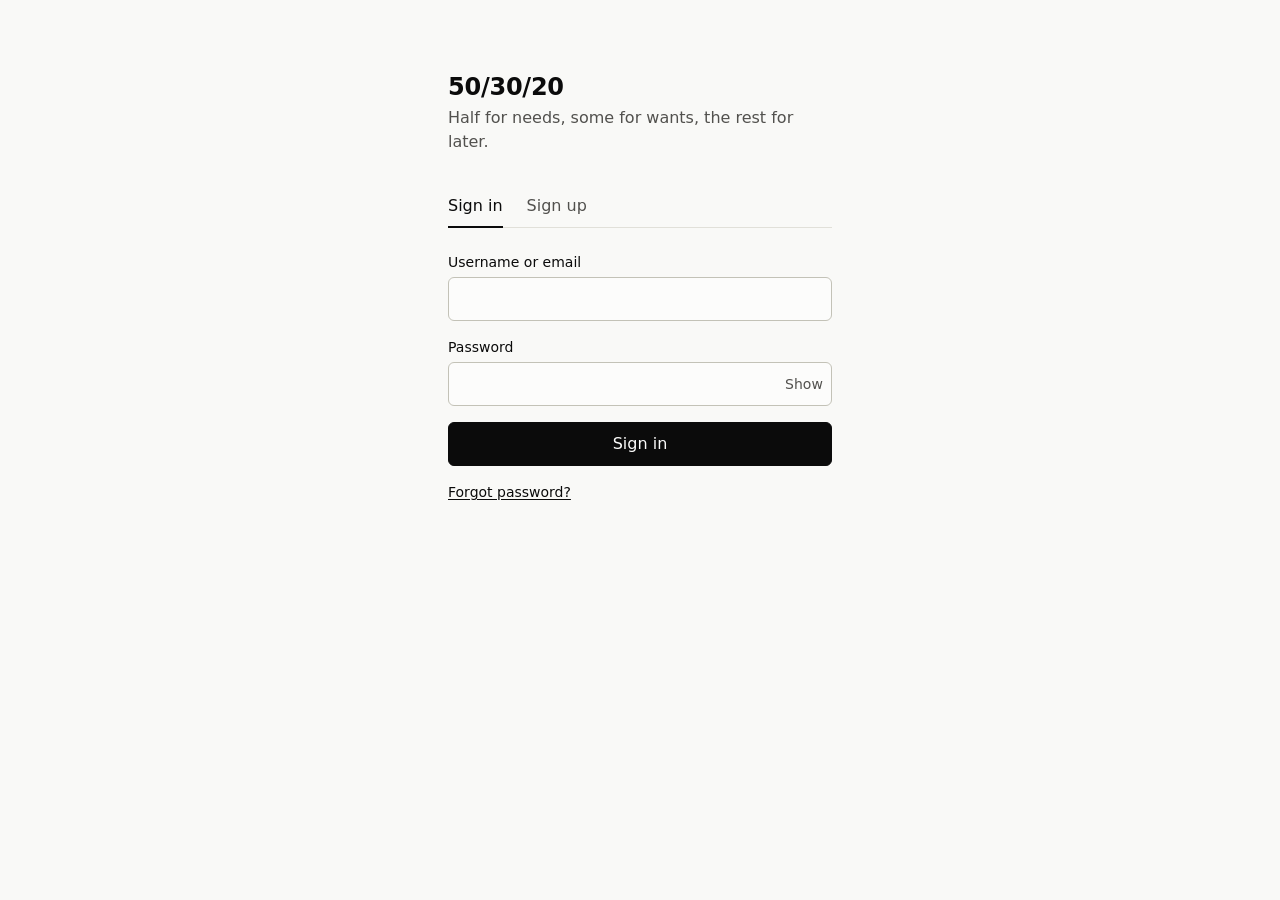
<file: Budget Tracker/index.html>
<!doctype html>
<html lang="en">
<head>
  <meta charset="utf-8">
  <meta name="viewport" content="width=device-width, initial-scale=1">
  <meta name="color-scheme" content="light dark">
  <meta name="description" content="A minimalist budget tracker built on the 50/30/20 rule.">
  <title>50/30/20</title>
  <link rel="icon" href="data:image/svg+xml,%3Csvg xmlns='http://www.w3.org/2000/svg' viewBox='0 0 32 32'%3E%3Crect width='32' height='32' rx='7' fill='%232a78d6'/%3E%3Cpath d='M7 22h18M7 16h11M7 10h7' stroke='white' stroke-width='3' stroke-linecap='round'/%3E%3C/svg%3E">
  <link rel="stylesheet" href="styles.css">
</head>
<body>
  <main id="app"></main>
  <div id="toast" class="toast" role="status" aria-live="polite" hidden></div>
  <noscript><p class="noscript">This budget tracker needs JavaScript to run.</p></noscript>
  <script src="config.js"></script>
  <script src="js/core.js"></script>
  <script src="js/app.js"></script>
</body>
</html>
</file>
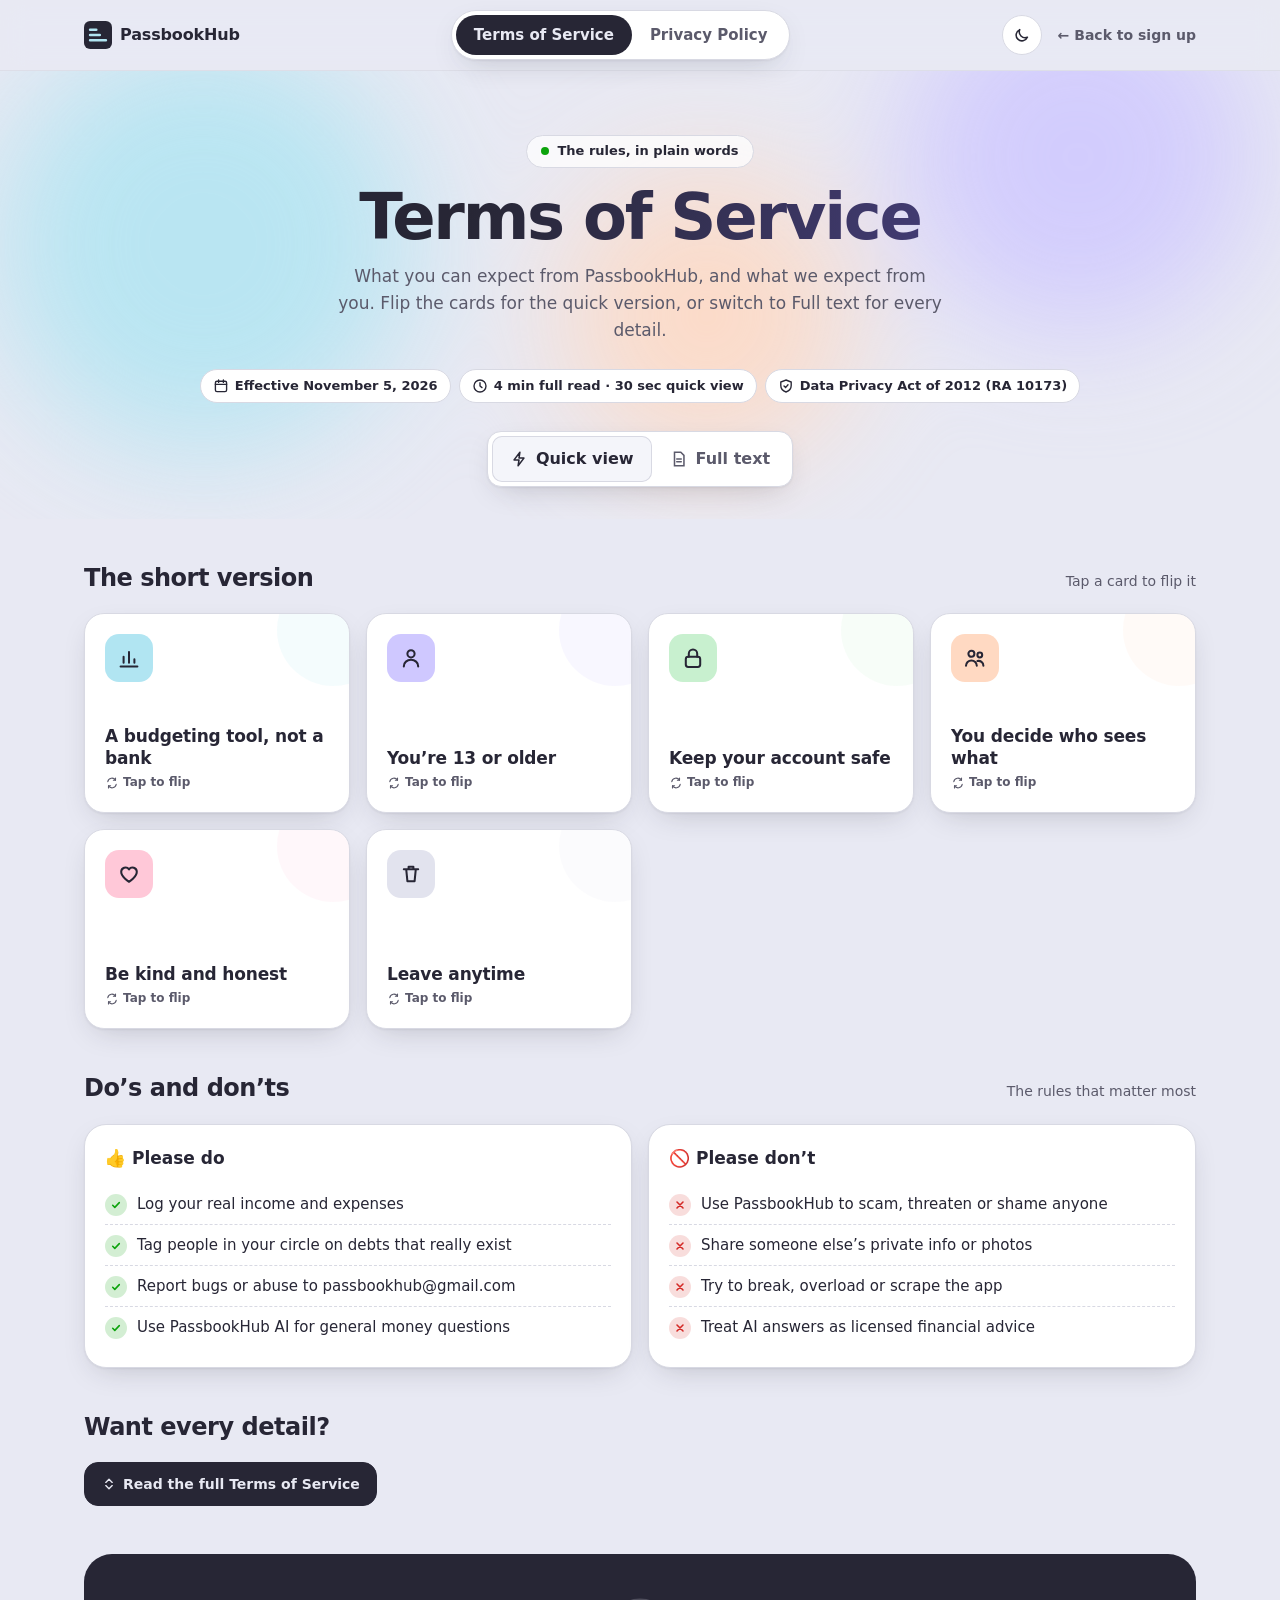
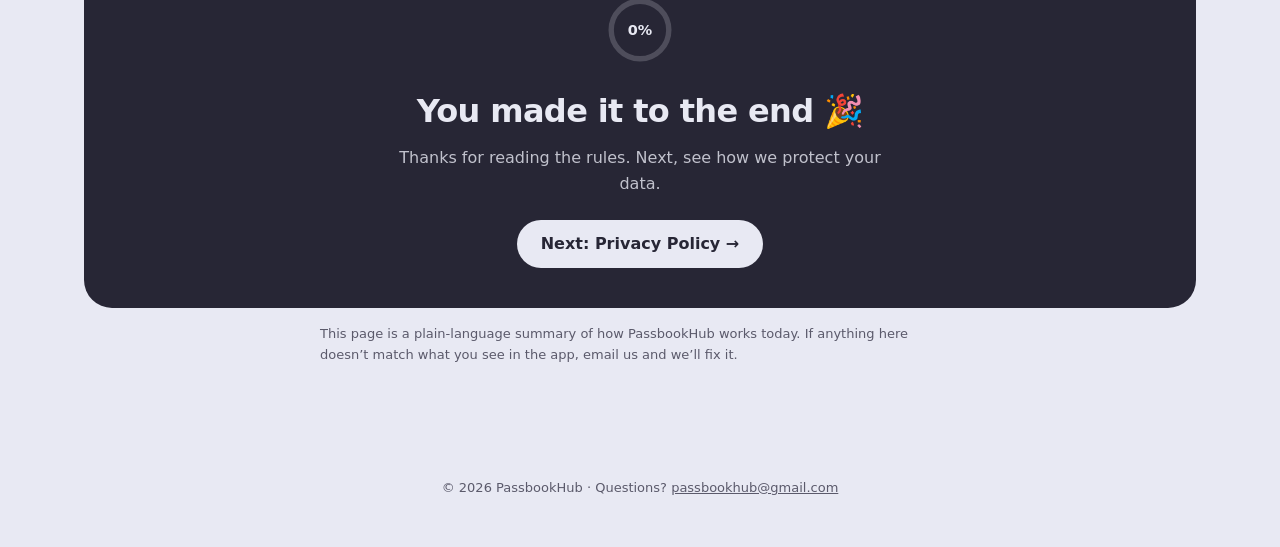
<file: legal.html>
<!doctype html>
<html lang="en">
<head>
<meta charset="utf-8">
<meta name="viewport" content="width=device-width, initial-scale=1">
<meta name="color-scheme" content="light dark">
<meta name="description" content="PassbookHub Terms of Service and Privacy Policy, in plain words.">
<title>Terms & Privacy · PassbookHub</title>
<link rel="icon" href="data:image/svg+xml,%3Csvg xmlns='http://www.w3.org/2000/svg' viewBox='0 0 32 32'%3E%3Crect width='32' height='32' rx='7' fill='%23272635'/%3E%3Cpath d='M7 22h18M7 16h11M7 10h7' stroke='%23b1e5f2' stroke-width='3' stroke-linecap='round'/%3E%3C/svg%3E">
<script>try { var t = localStorage.getItem('pbh.theme'); if (t === 'dark' || t === 'light') document.documentElement.dataset.theme = t; } catch (e) {}</script>
<style>
:root {
  color-scheme: light;
  --page: #e8e9f3; --surface: #ffffff; --surface-2: #f4f5fa; --ink: #272635; --ink-2: #5b5a6b; --line: #d8d9e3; --line-strong: #a6a6a8;
  --brand: #b1e5f2; --brand-ink: #272635; --accent: #272635; --on-accent: #e8e9f3;
  --good: #0ca30c; --bad: #d42a27; --warn: #e09b00;
  --glow-a: #b1e5f2; --glow-b: #cfc8ff; --glow-c: #ffd9c2;
  --shadow: 0 1px 2px rgba(39,38,53,.06), 0 10px 30px -12px rgba(39,38,53,.25);
  --font: system-ui, -apple-system, "Segoe UI", Roboto, sans-serif;
}
:root[data-theme="dark"] {
  color-scheme: dark;
  --page: #1f1e2b; --surface: #2b2a3b; --surface-2: #33324a; --ink: #e8e9f3; --ink-2: #a6a6b4; --line: #3e3d50; --line-strong: #5a5970;
  --accent: #b1e5f2; --on-accent: #272635; --good: #39c339; --bad: #ff6b68; --warn: #fab219;
  --glow-a: #2f6e7e; --glow-b: #463b8c; --glow-c: #7a4a35;
  --shadow: 0 1px 2px rgba(0,0,0,.3), 0 12px 32px -12px rgba(0,0,0,.6);
}
@media (prefers-color-scheme: dark) {
  :root:not([data-theme="light"]) {
    color-scheme: dark;
    --page: #1f1e2b; --surface: #2b2a3b; --surface-2: #33324a; --ink: #e8e9f3; --ink-2: #a6a6b4; --line: #3e3d50; --line-strong: #5a5970;
    --accent: #b1e5f2; --on-accent: #272635; --good: #39c339; --bad: #ff6b68; --warn: #fab219;
    --glow-a: #2f6e7e; --glow-b: #463b8c; --glow-c: #7a4a35;
    --shadow: 0 1px 2px rgba(0,0,0,.3), 0 12px 32px -12px rgba(0,0,0,.6);
  }
}
* { box-sizing: border-box; }
html { scroll-behavior: smooth; scroll-padding-top: 7rem; }
@media (prefers-reduced-motion: reduce) { html { scroll-behavior: auto; } *, *::before, *::after { animation-duration: 0.001ms !important; animation-iteration-count: 1 !important; transition-duration: 0.001ms !important; } }
body { margin: 0; background: var(--page); color: var(--ink); font: 16px/1.6 var(--font); -webkit-font-smoothing: antialiased; }
a { color: inherit; }
button { font: inherit; color: inherit; }
:focus-visible { outline: 2px solid var(--accent); outline-offset: 2px; border-radius: 6px; }

/* ---------- Top bar ---------- */
.bar { position: sticky; top: 0; z-index: 20; backdrop-filter: saturate(1.6) blur(14px); -webkit-backdrop-filter: saturate(1.6) blur(14px);
  background: color-mix(in srgb, var(--page) 78%, transparent); border-bottom: 1px solid color-mix(in srgb, var(--line) 70%, transparent); }
.bar-in { max-width: 72rem; margin: 0 auto; padding: 0.625rem 1.25rem; display: flex; align-items: center; gap: 1rem; }
.logo { display: inline-flex; align-items: center; gap: 0.5rem; font-weight: 800; letter-spacing: -0.01em; text-decoration: none; }
.logo svg { width: 1.75rem; height: 1.75rem; }
.tabs { position: relative; display: flex; margin: 0 auto; padding: 0.25rem; border-radius: 999px; background: var(--surface); border: 1px solid var(--line); box-shadow: var(--shadow); }
.tab { position: relative; z-index: 1; border: 0; background: none; padding: 0.5rem 1.125rem; border-radius: 999px; font-weight: 650; font-size: 0.9375rem; color: var(--ink-2); cursor: pointer; transition: color .25s; white-space: nowrap; }
.tab[aria-selected="true"] { color: var(--on-accent); }
.tab-thumb { position: absolute; z-index: 0; top: 0.25rem; bottom: 0.25rem; border-radius: 999px; background: var(--accent); transition: left .35s cubic-bezier(.3,1.4,.5,1), width .35s cubic-bezier(.3,1.4,.5,1); }
.icon-btn { display: grid; place-items: center; width: 2.5rem; height: 2.5rem; border: 1px solid var(--line); border-radius: 50%; background: var(--surface); cursor: pointer; transition: transform .15s; }
.icon-btn:hover { transform: rotate(-12deg) scale(1.05); }
.icon-btn svg { width: 1.125rem; height: 1.125rem; }
.back-link { font-size: 0.875rem; font-weight: 600; color: var(--ink-2); text-decoration: none; white-space: nowrap; }
.back-link:hover { color: var(--ink); }
.progress { position: absolute; left: 0; bottom: -1px; height: 3px; width: 0; background: linear-gradient(90deg, var(--glow-a), var(--accent)); transition: width .1s linear; }
@media (max-width: 40rem) { .back-link span, .logo b { display: none; } .tab { padding: 0.5rem 0.875rem; font-size: 0.875rem; } }

/* ---------- Hero ---------- */
.hero { position: relative; overflow: hidden; }
.blobs { position: absolute; inset: -20% -10% auto; height: 34rem; pointer-events: none; filter: blur(60px); opacity: .85; }
.blobs i { position: absolute; border-radius: 50%; animation: drift 18s ease-in-out infinite alternate; }
.blobs i:nth-child(1) { width: 26rem; height: 26rem; left: 8%; top: 10%; background: var(--glow-a); }
.blobs i:nth-child(2) { width: 22rem; height: 22rem; right: 10%; top: 0; background: var(--glow-b); animation-delay: -6s; }
.blobs i:nth-child(3) { width: 18rem; height: 18rem; left: 45%; top: 35%; background: var(--glow-c); animation-delay: -12s; }
@keyframes drift { to { transform: translate(6%, 12%) scale(1.15); } }
.hero-in { position: relative; max-width: 72rem; margin: 0 auto; padding: 4rem 1.25rem 2rem; text-align: center; }
.eyebrow { display: inline-flex; align-items: center; gap: .5rem; padding: .3125rem .875rem; border-radius: 999px; background: color-mix(in srgb, var(--surface) 75%, transparent); border: 1px solid var(--line); font-size: .8125rem; font-weight: 600; }
.eyebrow .dot { width: .5rem; height: .5rem; border-radius: 50%; background: var(--good); box-shadow: 0 0 0 0 var(--good); animation: ping 2s infinite; }
@keyframes ping { 70% { box-shadow: 0 0 0 .5rem transparent; } 100% { box-shadow: 0 0 0 0 transparent; } }
h1 { margin: 1rem auto .75rem; max-width: 18ch; font-size: clamp(2.25rem, 6vw, 4rem); line-height: 1.05; letter-spacing: -0.035em; font-weight: 800; }
h1 .swap { display: inline-block; background: linear-gradient(100deg, var(--ink) 20%, color-mix(in srgb, var(--accent) 60%, #6a5acd)); -webkit-background-clip: text; background-clip: text; color: transparent; }
:root[data-theme="dark"] h1 .swap { background-image: linear-gradient(100deg, #fff 10%, var(--brand)); }
@media (prefers-color-scheme: dark) { :root:not([data-theme="light"]) h1 .swap { background-image: linear-gradient(100deg, #fff 10%, var(--brand)); } }
.lede { max-width: 38rem; margin: 0 auto; color: var(--ink-2); font-size: 1.0625rem; }
.chips { display: flex; flex-wrap: wrap; justify-content: center; gap: .5rem; margin-top: 1.5rem; }
.chip { display: inline-flex; align-items: center; gap: .375rem; padding: .375rem .75rem; border-radius: 999px; background: var(--surface); border: 1px solid var(--line); font-size: .8125rem; font-weight: 600; }
.chip svg { width: 1rem; height: 1rem; }
.mode { display: inline-flex; margin-top: 1.75rem; padding: .25rem; border-radius: 14px; background: var(--surface); border: 1px solid var(--line); box-shadow: var(--shadow); }
.mode button { border: 0; background: none; padding: .625rem 1.125rem; border-radius: 10px; font-weight: 650; cursor: pointer; color: var(--ink-2); display: inline-flex; align-items: center; gap: .5rem; }
.mode button[aria-pressed="true"] { background: var(--surface-2); color: var(--ink); box-shadow: inset 0 0 0 1px var(--line); }
.mode svg { width: 1.125rem; height: 1.125rem; }

/* ---------- Layout ---------- */
main { max-width: 72rem; margin: 0 auto; padding: 0 1.25rem 5rem; }
.panel[hidden] { display: none; }
.panel { animation: rise .5s cubic-bezier(.2,.8,.2,1); }
@keyframes rise { from { opacity: 0; transform: translateY(14px); } }
.section-title { display: flex; align-items: baseline; justify-content: space-between; gap: 1rem; margin: 2.5rem 0 1rem; }
.section-title h2 { margin: 0; font-size: 1.5rem; letter-spacing: -0.02em; }
.section-title p { margin: 0; color: var(--ink-2); font-size: .875rem; }

/* Flip cards: the short version */
.cards { display: grid; grid-template-columns: repeat(auto-fill, minmax(15.5rem, 1fr)); gap: 1rem; perspective: 1200px; }
.card { position: relative; height: 12.5rem; border: 0; padding: 0; background: none; cursor: pointer; text-align: left; transform-style: preserve-3d; transition: transform .6s cubic-bezier(.3,1.3,.5,1); opacity: 0; transform: translateY(18px); }
.card.in { opacity: 1; transform: none; transition: transform .6s cubic-bezier(.3,1.3,.5,1), opacity .5s; }
.card.flipped, .card.in.flipped { transform: rotateY(180deg) !important; }
.face { position: absolute; inset: 0; display: flex; flex-direction: column; padding: 1.25rem; border-radius: 20px; background: var(--surface); border: 1px solid var(--line); box-shadow: var(--shadow); backface-visibility: hidden; -webkit-backface-visibility: hidden; overflow: hidden; }
.face.back { transform: rotateY(180deg); background: var(--accent); color: var(--on-accent); border-color: transparent; }
.card:hover .face.front { border-color: var(--line-strong); }
.card-icon { display: grid; place-items: center; width: 3rem; height: 3rem; border-radius: 14px; background: var(--c, var(--brand)); color: #272635; transition: transform .3s; }
.card:hover .card-icon { transform: scale(1.08) rotate(-6deg); }
.card-icon svg { width: 1.5rem; height: 1.5rem; }
.card h3 { margin: auto 0 .25rem; font-size: 1.0625rem; letter-spacing: -0.01em; line-height: 1.3; }
.card .hint { font-size: .75rem; font-weight: 600; color: var(--ink-2); display: flex; align-items: center; gap: .25rem; }
.face.back p { margin: 0; font-size: .9375rem; line-height: 1.5; }
.face.back .hint { margin-top: auto; color: inherit; opacity: .7; }
.face::after { content: ""; position: absolute; right: -2.5rem; top: -2.5rem; width: 7rem; height: 7rem; border-radius: 50%; background: var(--c, var(--brand)); opacity: .14; }

/* Who can see what */
.matrix { border-radius: 22px; background: var(--surface); border: 1px solid var(--line); box-shadow: var(--shadow); overflow: hidden; }
.mx-head, .mx-row { display: grid; grid-template-columns: minmax(10rem, 2fr) repeat(4, minmax(3.5rem, 1fr)); align-items: center; }
.mx-head { padding: .875rem 1.25rem; background: var(--surface-2); font-size: .75rem; font-weight: 700; text-transform: uppercase; letter-spacing: .05em; color: var(--ink-2); }
.mx-head span:not(:first-child) { text-align: center; }
.mx-row { width: 100%; padding: .75rem 1.25rem; border: 0; border-top: 1px solid var(--line); background: none; cursor: pointer; text-align: left; transition: background .2s; }
.mx-row:hover, .mx-row[aria-expanded="true"] { background: color-mix(in srgb, var(--brand) 18%, var(--surface)); }
.mx-name { display: flex; align-items: center; gap: .625rem; font-weight: 600; }
.mx-name svg { width: 1.25rem; height: 1.25rem; flex: none; color: var(--ink-2); }
.mx-cell { display: grid; place-items: center; }
.pip { width: 1.5rem; height: 1.5rem; border-radius: 50%; display: grid; place-items: center; transform: scale(.6); opacity: 0; transition: transform .4s cubic-bezier(.3,1.6,.5,1), opacity .3s; }
.matrix.in .pip { transform: none; opacity: 1; }
.pip.yes { background: color-mix(in srgb, var(--good) 18%, transparent); color: var(--good); }
.pip.opt { background: color-mix(in srgb, var(--warn) 20%, transparent); color: var(--warn); }
.pip.no { background: var(--surface-2); color: var(--line-strong); }
.pip svg { width: .875rem; height: .875rem; }
.mx-detail { display: grid; grid-template-rows: 0fr; transition: grid-template-rows .35s ease; border-top: 0 solid var(--line); }
.mx-detail.open { grid-template-rows: 1fr; }
.mx-detail > div { overflow: hidden; }
.mx-detail p { margin: 0; padding: 0 1.25rem 1rem 3.125rem; color: var(--ink-2); font-size: .9375rem; }
.legend { display: flex; flex-wrap: wrap; gap: 1rem; padding: .875rem 1.25rem; border-top: 1px solid var(--line); font-size: .8125rem; color: var(--ink-2); }
.legend span { display: inline-flex; align-items: center; gap: .375rem; }
.legend .pip { transform: none; opacity: 1; width: 1.125rem; height: 1.125rem; }
@media (max-width: 34rem) { .mx-head, .mx-row { grid-template-columns: minmax(7.5rem, 1.6fr) repeat(4, minmax(2.25rem, 1fr)); padding-inline: .75rem; } .mx-head { font-size: .625rem; } .mx-name svg { display: none; } .mx-detail p { padding-left: .75rem; } }

/* Do and don't */
.dd { display: grid; grid-template-columns: 1fr 1fr; gap: 1rem; }
@media (max-width: 44rem) { .dd { grid-template-columns: 1fr; } }
.dd-col { padding: 1.25rem; border-radius: 22px; background: var(--surface); border: 1px solid var(--line); box-shadow: var(--shadow); }
.dd-col h3 { display: flex; align-items: center; gap: .5rem; margin: 0 0 .75rem; font-size: 1.0625rem; }
.dd-col ul { list-style: none; margin: 0; padding: 0; }
.dd-col li { display: flex; gap: .625rem; padding: .5rem 0; border-top: 1px dashed var(--line); font-size: .9375rem; opacity: 0; transform: translateX(-8px); transition: opacity .4s, transform .4s; }
.dd-col li:first-child { border-top: 0; }
.dd.in li { opacity: 1; transform: none; }
.dd-col .mark { flex: none; display: grid; place-items: center; width: 1.375rem; height: 1.375rem; border-radius: 50%; margin-top: .125rem; }
.dd-col.do .mark { background: color-mix(in srgb, var(--good) 18%, transparent); color: var(--good); }
.dd-col.dont .mark { background: color-mix(in srgb, var(--bad) 16%, transparent); color: var(--bad); }
.mark svg { width: .75rem; height: .75rem; }

/* ---------- Full text ---------- */
.full { display: grid; grid-template-columns: 15rem minmax(0, 1fr); gap: 2rem; align-items: start; margin-top: 1rem; }
@media (max-width: 56rem) { .full { grid-template-columns: 1fr; } .toc { display: none; } }
.toc { position: sticky; top: 5.5rem; max-height: calc(100vh - 7rem); overflow: auto; padding: .5rem; }
.toc p { margin: 0 0 .5rem .75rem; font-size: .75rem; font-weight: 700; text-transform: uppercase; letter-spacing: .06em; color: var(--ink-2); }
.toc a { position: relative; display: flex; gap: .625rem; padding: .4375rem .75rem; border-radius: 10px; font-size: .875rem; color: var(--ink-2); text-decoration: none; transition: background .2s, color .2s; }
.toc a:hover { background: var(--surface); color: var(--ink); }
.toc a.on { background: var(--surface); color: var(--ink); font-weight: 650; box-shadow: var(--shadow); }
.toc a.on::before { content: ""; position: absolute; left: 0; top: .5rem; bottom: .5rem; width: 3px; border-radius: 2px; background: var(--accent); }
.toc a .n { font-variant-numeric: tabular-nums; opacity: .6; min-width: 1.25rem; }
.tools { position: sticky; top: 4.25rem; z-index: 5; display: flex; flex-wrap: wrap; gap: .5rem; align-items: center; padding: .625rem 0; background: linear-gradient(var(--page) 75%, transparent); }
.search { flex: 1; min-width: 12rem; display: flex; align-items: center; gap: .5rem; padding: 0 .875rem; height: 2.75rem; border-radius: 14px; background: var(--surface); border: 1px solid var(--line); }
.search:focus-within { border-color: var(--accent); box-shadow: 0 0 0 3px color-mix(in srgb, var(--accent) 15%, transparent); }
.search svg { width: 1.125rem; height: 1.125rem; color: var(--ink-2); flex: none; }
.search input { flex: 1; min-width: 0; border: 0; background: none; outline: none; font: inherit; color: var(--ink); }
.search kbd { font: 600 .6875rem var(--font); padding: .125rem .375rem; border-radius: 5px; border: 1px solid var(--line); color: var(--ink-2); }
.count { font-size: .8125rem; color: var(--ink-2); min-width: 5rem; }
.btn { display: inline-flex; align-items: center; gap: .375rem; height: 2.75rem; padding: 0 1rem; border-radius: 14px; border: 1px solid var(--line); background: var(--surface); font-weight: 600; font-size: .875rem; cursor: pointer; text-decoration: none; }
.btn:hover { border-color: var(--line-strong); }
.btn svg { width: 1rem; height: 1rem; }
.btn.primary { background: var(--accent); color: var(--on-accent); border-color: var(--accent); }
.sec { margin-bottom: .75rem; border-radius: 18px; background: var(--surface); border: 1px solid var(--line); transition: box-shadow .25s, border-color .25s; }
.sec.open { box-shadow: var(--shadow); }
.sec[hidden] { display: none; }
.sec-head { width: 100%; display: flex; align-items: center; gap: .875rem; padding: 1rem 1.25rem; border: 0; background: none; cursor: pointer; text-align: left; }
.sec-num { flex: none; display: grid; place-items: center; width: 2.25rem; height: 2.25rem; border-radius: 11px; background: var(--surface-2); font-weight: 750; font-size: .875rem; font-variant-numeric: tabular-nums; transition: background .25s, color .25s; }
.sec.open .sec-num { background: var(--accent); color: var(--on-accent); }
.sec-head h3 { flex: 1; margin: 0; font-size: 1.0625rem; letter-spacing: -0.01em; }
.chev { width: 1.25rem; height: 1.25rem; color: var(--ink-2); transition: transform .3s; }
.sec.open .chev { transform: rotate(180deg); }
.sec-body { display: grid; grid-template-rows: 0fr; transition: grid-template-rows .35s ease; }
.sec.open .sec-body { grid-template-rows: 1fr; }
.sec-body > div { overflow: hidden; }
.sec-inner { padding: 0 1.25rem 1.25rem 4.375rem; }
@media (max-width: 34rem) { .sec-inner { padding-left: 1.25rem; } }
.plain { display: flex; gap: .625rem; margin: 0 0 1rem; padding: .75rem .875rem; border-radius: 12px; background: color-mix(in srgb, var(--brand) 30%, var(--surface)); font-size: .9375rem; }
:root[data-theme="dark"] .plain { background: color-mix(in srgb, var(--brand) 12%, var(--surface)); }
@media (prefers-color-scheme: dark) { :root:not([data-theme="light"]) .plain { background: color-mix(in srgb, var(--brand) 12%, var(--surface)); } }
.plain b { flex: none; font-size: .6875rem; text-transform: uppercase; letter-spacing: .06em; padding: .125rem .5rem; height: fit-content; border-radius: 999px; background: var(--accent); color: var(--on-accent); margin-top: .1875rem; }
.sec-inner p, .sec-inner li { color: var(--ink); font-size: .9688rem; }
.sec-inner ul { padding-left: 1.125rem; }
.sec-inner li { margin: .25rem 0; }
.sec-inner li::marker { color: var(--line-strong); }
.sec-inner a { color: var(--accent); font-weight: 600; }
.copy { margin-left: auto; display: inline-flex; align-items: center; gap: .25rem; border: 0; background: none; color: var(--ink-2); font-size: .75rem; font-weight: 600; cursor: pointer; padding: .25rem .5rem; border-radius: 8px; opacity: 0; transition: opacity .2s; }
.sec:hover .copy, .copy:focus-visible { opacity: 1; }
.copy:hover { background: var(--surface-2); color: var(--ink); }
.copy svg { width: .875rem; height: .875rem; }
mark { background: color-mix(in srgb, var(--warn) 45%, transparent); color: inherit; border-radius: 3px; padding: 0 1px; }
.empty { padding: 2rem; text-align: center; color: var(--ink-2); }

/* End */
.end { margin-top: 3rem; padding: 2.5rem 1.5rem; border-radius: 28px; text-align: center; background: var(--accent); color: var(--on-accent); position: relative; overflow: hidden; }
.end h2 { margin: .75rem 0 .5rem; font-size: clamp(1.5rem, 4vw, 2rem); letter-spacing: -0.02em; }
.end p { margin: 0 auto 1.5rem; max-width: 32rem; opacity: .8; }
.end .btn { background: var(--on-accent); color: var(--accent); border: 0; height: 3rem; padding: 0 1.5rem; border-radius: 999px; font-size: 1rem; }
.ring { width: 4.5rem; height: 4.5rem; margin: 0 auto; }
.ring circle { fill: none; stroke-width: 6; }
.ring .track { stroke: color-mix(in srgb, var(--on-accent) 20%, transparent); }
.ring .val { stroke: var(--glow-b); stroke-linecap: round; transform: rotate(-90deg); transform-origin: center; transition: stroke-dashoffset .3s; }
.ring text { fill: currentColor; font: 800 1rem var(--font); }
.confetti { position: absolute; inset: 0; pointer-events: none; }
.confetti i { position: absolute; top: -1rem; width: .5rem; height: .875rem; border-radius: 2px; animation: fall 2.4s ease-in forwards; }
@keyframes fall { to { transform: translateY(26rem) rotate(540deg); opacity: 0; } }
footer { padding: 2rem 1.25rem 3rem; text-align: center; color: var(--ink-2); font-size: .8125rem; }
.toast { position: fixed; left: 50%; bottom: 1.5rem; z-index: 50; transform: translate(-50%, 2rem); opacity: 0; padding: .625rem 1rem; border-radius: 12px; background: var(--ink); color: var(--page); font-size: .875rem; font-weight: 600; transition: transform .3s, opacity .3s; pointer-events: none; }
.toast.show { transform: translate(-50%, 0); opacity: 1; }
.top { position: fixed; right: 1.25rem; bottom: 1.25rem; z-index: 30; width: 3rem; height: 3rem; border-radius: 50%; border: 1px solid var(--line); background: var(--surface); box-shadow: var(--shadow); display: grid; place-items: center; cursor: pointer; transform: scale(0); transition: transform .3s cubic-bezier(.3,1.6,.5,1); }
.top.show { transform: scale(1); }
.top svg { width: 1.25rem; height: 1.25rem; }
@media print { .bar, .hero .mode, .tools, .toc, .end, .top, footer, .blobs { display: none !important; } .sec-body { grid-template-rows: 1fr !important; } .sec { break-inside: avoid; box-shadow: none; } .full { display: block; } }
.note { max-width: 40rem; margin: 1rem auto 0; font-size: .8125rem; color: var(--ink-2); }
</style>
</head>
<body>
<header class="bar">
  <div class="bar-in">
    <a class="logo" href="./" aria-label="PassbookHub home">
      <svg viewBox="0 0 32 32" aria-hidden="true"><rect width="32" height="32" rx="7" fill="#272635"/><path d="M7 22h18M7 16h11M7 10h7" stroke="#b1e5f2" stroke-width="3" stroke-linecap="round"/></svg>
      <b>PassbookHub</b>
    </a>
    <div class="tabs" role="tablist" aria-label="Document">
      <span class="tab-thumb" aria-hidden="true"></span>
      <button class="tab" role="tab" id="tab-terms" aria-controls="panel" data-doc="terms">Terms of Service</button>
      <button class="tab" role="tab" id="tab-privacy" aria-controls="panel" data-doc="privacy">Privacy Policy</button>
    </div>
    <button class="icon-btn" id="theme" type="button" aria-label="Switch theme" title="Switch theme"></button>
    <a class="back-link" href="./#signup">← <span>Back to sign up</span></a>
  </div>
  <div class="progress" id="progress"></div>
</header>

<section class="hero">
  <div class="blobs" aria-hidden="true"><i></i><i></i><i></i></div>
  <div class="hero-in">
    <span class="eyebrow"><span class="dot"></span><span id="eyebrow">Plain words, no fine print</span></span>
    <h1><span class="swap" id="title">Terms of Service</span></h1>
    <p class="lede" id="lede"></p>
    <div class="chips">
      <span class="chip"><svg viewBox="0 0 20 20" fill="none" stroke="currentColor" stroke-width="1.7" stroke-linecap="round"><rect x="3" y="4" width="14" height="13" rx="2"/><path d="M3 8h14M7 2.5v3M13 2.5v3"/></svg>Effective November 5, 2026</span>
      <span class="chip"><svg viewBox="0 0 20 20" fill="none" stroke="currentColor" stroke-width="1.7" stroke-linecap="round"><circle cx="10" cy="10" r="7.5"/><path d="M10 6v4l2.5 2"/></svg><span id="readtime">—</span></span>
      <span class="chip"><svg viewBox="0 0 20 20" fill="none" stroke="currentColor" stroke-width="1.7" stroke-linecap="round"><path d="M10 2.5 16.5 5v4.5c0 4-2.8 6.9-6.5 8-3.7-1.1-6.5-4-6.5-8V5z"/><path d="m7.5 10 2 2 3-3.5"/></svg>Data Privacy Act of 2012 (RA 10173)</span>
    </div>
    <div class="mode" role="group" aria-label="View">
      <button type="button" data-mode="quick" aria-pressed="true"><svg viewBox="0 0 20 20" fill="none" stroke="currentColor" stroke-width="1.7" stroke-linejoin="round"><path d="M11 2.5 4.5 11H10l-1 6.5L15.5 9H10z"/></svg>Quick view</button>
      <button type="button" data-mode="full" aria-pressed="false"><svg viewBox="0 0 20 20" fill="none" stroke="currentColor" stroke-width="1.7" stroke-linecap="round"><path d="M5 2.5h7l3.5 3.5v11.5H5z"/><path d="M7.5 10h5M7.5 13h5"/></svg>Full text</button>
    </div>
  </div>
</section>

<main id="panel" role="tabpanel" aria-labelledby="tab-terms"></main>

<footer>© <span id="year"></span> PassbookHub · Questions? <a href="mailto:passbookhub@gmail.com">passbookhub@gmail.com</a></footer>
<button class="top" id="top" type="button" aria-label="Back to top"><svg viewBox="0 0 20 20" fill="none" stroke="currentColor" stroke-width="2" stroke-linecap="round" stroke-linejoin="round"><path d="M10 16V4M5 9l5-5 5 5"/></svg></button>
<div class="toast" id="toast" role="status" aria-live="polite"></div>

<script>
(function () {
  'use strict';

  /* ---------- Icons ---------- */
  var I = {
    user: '<circle cx="10" cy="6.5" r="3"/><path d="M4 17c0-3.3 2.7-5.5 6-5.5s6 2.2 6 5.5"/>',
    lock: '<rect x="4" y="9" width="12" height="8.5" rx="2"/><path d="M6.5 9V6.5a3.5 3.5 0 0 1 7 0V9"/>',
    chart: '<path d="M3 17h14M5.5 14V9M10 14V5M14.5 14v-3"/>',
    people: '<circle cx="7" cy="6.5" r="2.5"/><circle cx="14" cy="7.5" r="2"/><path d="M2.5 16.5c0-2.5 2-4.5 4.5-4.5s4.5 2 4.5 4.5M12 12.5c2.5-.5 5 1 5 4"/>',
    heart: '<path d="M10 16.5s-6.5-3.8-6.5-8.3A3.6 3.6 0 0 1 10 6.1a3.6 3.6 0 0 1 6.5 2.1c0 4.5-6.5 8.3-6.5 8.3z"/>',
    shield: '<path d="M10 2.5 16.5 5v4.5c0 4-2.8 6.9-6.5 8-3.7-1.1-6.5-4-6.5-8V5z"/><path d="m7.5 10 2 2 3-3.5"/>',
    trash: '<path d="M4 6h12M8 6V4h4v2M6 6l1 10h6l1-10"/>',
    tag: '<path d="M3 3h7l7 7-7 7-7-7z"/><circle cx="7" cy="7" r="1.2"/>',
    spark: '<path d="M10 2.5c.5 3.6 1.9 5 5.5 5.5-3.6.5-5 1.9-5.5 5.5-.5-3.6-1.9-5-5.5-5.5 3.6-.5 5-1.9 5.5-5.5z"/>',
    ban: '<circle cx="10" cy="10" r="7"/><path d="m5 5 10 10"/>',
    chat: '<path d="M3.5 4.5h13v9h-7l-4 3v-3h-2z"/>',
    mail: '<rect x="2.5" y="4.5" width="15" height="11" rx="1.5"/><path d="m3 5.5 7 5.5 7-5.5"/>',
    wallet: '<rect x="2.5" y="5" width="15" height="11" rx="2"/><path d="M13 10.5h4.5M2.5 8h15"/>',
    device: '<rect x="5.5" y="2.5" width="9" height="15" rx="2"/><path d="M9 14.5h2"/>',
    globe: '<circle cx="10" cy="10" r="7.5"/><path d="M2.5 10h15M10 2.5c2.2 2.2 2.2 12.8 0 15M10 2.5c-2.2 2.2-2.2 12.8 0 15"/>',
    scale: '<path d="M10 3v14M5 17h10M3 7h14M5 7l-2.5 5a2.5 2.5 0 0 0 5 0zM15 7l-2.5 5a2.5 2.5 0 0 0 5 0z"/>',
    check: '<path d="m4.5 10.5 3.5 3.5 7.5-8"/>',
    x: '<path d="m5 5 10 10M15 5 5 15"/>',
    dash: '<path d="M5 10h10"/>',
    half: '<path d="M10 4v12"/>',
    flip: '<path d="M4 8a6 6 0 0 1 11-2M16 12a6 6 0 0 1-11 2"/><path d="M15 3v3h-3M5 17v-3h3"/>',
    chev: '<path d="m5 7.5 5 5 5-5"/>',
    link: '<path d="M8.5 11.5a3 3 0 0 0 4.2 0l2.5-2.5a3 3 0 0 0-4.2-4.2l-1 1M11.5 8.5a3 3 0 0 0-4.2 0L4.8 11a3 3 0 0 0 4.2 4.2l1-1"/>',
    search: '<circle cx="9" cy="9" r="5.5"/><path d="m13 13 4 4"/>',
    sun: '<circle cx="10" cy="10" r="3.5"/><path d="M10 2v1.5M10 16.5V18M2 10h1.5M16.5 10H18M4.3 4.3l1.1 1.1M14.6 14.6l1.1 1.1M4.3 15.7l1.1-1.1M14.6 5.4l1.1-1.1"/>',
    moon: '<path d="M16 12.5A6.5 6.5 0 0 1 7.5 4a6.5 6.5 0 1 0 8.5 8.5z"/>',
    expand: '<path d="M6 8l4-4 4 4M6 12l4 4 4-4"/>',
    print: '<path d="M6 7V3h8v4M6 14H4V8h12v6h-2"/><rect x="6" y="12" width="8" height="5"/>'
  };
  function svg(name, sw) { return '<svg viewBox="0 0 20 20" fill="none" stroke="currentColor" stroke-width="' + (sw || 1.7) + '" stroke-linecap="round" stroke-linejoin="round" aria-hidden="true">' + I[name] + '</svg>'; }
  function esc(s) { return String(s).replace(/[&<>"]/g, function (c) { return { '&': '&amp;', '<': '&lt;', '>': '&gt;', '"': '&quot;' }[c]; }); }

  /* ---------- Content ---------- */
  var DOCS = {
    terms: {
      title: 'Terms of Service',
      eyebrow: 'The rules, in plain words',
      lede: 'What you can expect from PassbookHub, and what we expect from you. Flip the cards for the quick version, or switch to Full text for every detail.',
      cards: [
        { icon: 'chart', c: '#b1e5f2', t: 'A budgeting tool, not a bank', b: 'PassbookHub helps you track money with the 50/30/20 rule. We never hold, move or lend your money.' },
        { icon: 'user', c: '#cfc8ff', t: 'You’re 13 or older', b: 'You need to be at least 13. If you’re under 18, ask a parent or guardian before signing up.' },
        { icon: 'lock', c: '#c8f0cf', t: 'Keep your account safe', b: 'Use a strong password and turn on two-step verification (OTP). You’re responsible for what happens in your account.' },
        { icon: 'people', c: '#ffd9c2', t: 'You decide who sees what', b: 'Share your dashboard with one trusted person. If you give them “Can edit”, every change they make shows in your Activity log.' },
        { icon: 'heart', c: '#ffc8d8', t: 'Be kind and honest', b: 'No scams, harassment, fake debts or pretending to be someone else. We can remove content or accounts that break the rules.' },
        { icon: 'trash', c: '#e2e3ee', t: 'Leave anytime', b: 'Delete your account in Settings whenever you want. That removes your budget, posts and messages for good.' }
      ],
      dd: {
        yes: ['Log your real income and expenses', 'Tag people in your circle on debts that really exist', 'Report bugs or abuse to passbookhub@gmail.com', 'Use PassbookHub AI for general money questions'],
        no: ['Use PassbookHub to scam, threaten or shame anyone', 'Share someone else’s private info or photos', 'Try to break, overload or scrape the app', 'Treat AI answers as licensed financial advice']
      },
      sections: [
        { id: 't-agree', t: 'Agreeing to these terms', p: 'Using PassbookHub means you accept these rules.', h: '<p>These Terms of Service are an agreement between you and PassbookHub (“we”, “us”). By creating an account or using PassbookHub, you agree to these terms and to our <a href="#privacy" data-go="privacy">Privacy Policy</a>. If you don’t agree, please don’t use PassbookHub.</p>' },
        { id: 't-who', t: 'Who can use PassbookHub', p: '13 and up. Under 18? Get a parent’s OK.', h: '<ul><li>You must be at least <strong>13 years old</strong>.</li><li>If you are under 18, you confirm that a parent or legal guardian has agreed to these terms for you.</li><li>You can’t use PassbookHub if we have removed your account before for breaking these terms.</li></ul>' },
        { id: 't-account', t: 'Your account and security', p: 'Real info, your own password, and OTP on.', h: '<ul><li>Give accurate information when you sign up, and keep it up to date.</li><li>Keep your password private. We strongly recommend turning on <strong>two-step verification (OTP)</strong> with an authenticator app.</li><li>PassbookHub will <strong>never</strong> ask for your password, OTP code, PIN or full card number by message, email or chat.</li><li>You are responsible for activity in your account. Tell us right away at <a href="mailto:passbookhub@gmail.com">passbookhub@gmail.com</a> if you think someone else got in.</li></ul>' },
        { id: 't-service', t: 'What PassbookHub is (and isn’t)', p: 'A tracker and a community, not a bank or a financial adviser.', h: '<p>PassbookHub is a free tool for tracking income, expenses, savings goals, debts and accounts using the 50/30/20 rule, plus a small social space (feed, circle and messages).</p><ul><li>We are <strong>not a bank, e-wallet, lender or payment service</strong>. Balances you enter are your own notes; we don’t connect to or move money in any bank.</li><li>Tips, health checks and <strong>PassbookHub AI</strong> answers are general information, not professional financial, tax or legal advice. AI can make mistakes. Check important decisions with a licensed professional.</li><li>Monthly statements are summaries of what you entered and are not official bank documents.</li></ul>' },
        { id: 't-share', t: 'Sharing with your trusted person and circle', p: 'You choose one trusted person, and you can remove them anytime.', h: '<ul><li>You may share your dashboard with one person from your circle as <strong>View only</strong> or <strong>Can edit</strong>.</li><li>A trusted person with “Can edit” can add, change and delete your entries, accounts, debts and goals. Every change is recorded in your <strong>Activity log</strong> with their name.</li><li>Only share with someone you trust. You can change their access or remove them at any time in your dashboard.</li></ul>' },
        { id: 't-content', t: 'Your content', p: 'What you post stays yours.', h: '<p>You own what you add to PassbookHub: posts, messages, photos, files and notes. You give us permission to store, process and show that content only to the people you chose (for example, your circle or the public) so the app can work. You confirm you have the right to share anything you upload.</p>' },
        { id: 't-rules', t: 'Rules of conduct', p: 'Be honest and respectful. No scams.', h: '<p>Don’t use PassbookHub to:</p><ul><li>break the law, including scams, fraud, “investment” schemes or illegal lending;</li><li>harass, threaten, shame or bully anyone, including over a debt;</li><li>pretend to be another person or organization;</li><li>share other people’s personal information, IDs or photos without permission;</li><li>send spam, malware or links meant to steal accounts;</li><li>try to get around security, access other people’s data, or overload, copy or scrape the service.</li></ul><p>We may remove content or limit, suspend or close accounts that break these rules.</p>' },
        { id: 't-debts', t: 'Debts and tags', p: 'Tagging someone sends them an alert. We aren’t part of the debt.', h: '<p>When you tag someone from your circle on a debt, they get a notification with the amount. Only tag people on real debts and keep the details accurate. PassbookHub only records what you enter: we are not a party to any loan or agreement between users, and we don’t collect or enforce debts.</p>' },
        { id: 't-changes', t: 'Changes and availability', p: 'We keep improving the app, and sometimes things break.', h: '<p>PassbookHub is offered for free and “as is”. We may add, change or remove features, and the service may sometimes be slow or unavailable. We try to keep your data safe and backed up by our providers, but please keep your own copies of anything important (for example, by printing or saving monthly statements).</p>' },
        { id: 't-liability', t: 'Disclaimers and limits of liability', p: 'Decisions about your money are yours.', h: '<p>To the extent the law allows, PassbookHub is provided without warranties of any kind, and we are not liable for indirect or consequential losses, lost money or lost data resulting from your use of the service, from decisions you make based on it, or from what other users do. Nothing in these terms limits rights you have under Philippine law that can’t be waived.</p>' },
        { id: 't-end', t: 'Ending your account', p: 'You can leave anytime. We can close accounts that break the rules.', h: '<p>You can delete your account at any time in <strong>Settings</strong>. This permanently removes your profile, budget, posts and the messages you sent. We may suspend or close an account that breaks these terms or puts other users at risk.</p>' },
        { id: 't-update', t: 'Updates to these terms', p: 'If we change them, we’ll tell you.', h: '<p>We may update these terms. If the changes are important, we’ll let you know in the app before they take effect. The date at the top shows the latest version. Using PassbookHub after an update means you accept the new terms.</p>' },
        { id: 't-law', t: 'Governing law', p: 'Philippine law applies.', h: '<p>These terms are governed by the laws of the Republic of the Philippines. If there’s a disagreement, we’d like to try to resolve it with you first: email us at <a href="mailto:passbookhub@gmail.com">passbookhub@gmail.com</a>.</p>' },
        { id: 't-contact', t: 'Contact us', p: 'One email for everything.', h: '<p>Questions, reports or feedback: <a href="mailto:passbookhub@gmail.com">passbookhub@gmail.com</a>.</p>' }
      ]
    },
    privacy: {
      title: 'Privacy Policy',
      eyebrow: 'Your data, your call',
      lede: 'What we collect when you use PassbookHub, why we need it, who can see it and how to delete it. Tap any row in “Who can see what” to learn more.',
      cards: [
        { icon: 'ban', c: '#ffc8d8', t: 'We don’t sell your data', b: 'No selling, no ads, no sharing your budget with lenders, marketers or anyone else.' },
        { icon: 'lock', c: '#b1e5f2', t: 'Your budget is private', b: 'Entries, accounts, debts and goals are only visible to you and the one trusted person you choose.' },
        { icon: 'shield', c: '#c8f0cf', t: 'We never see your password', b: 'Sign-in is handled by Google Firebase Authentication. Your password is stored encrypted, and we can’t read it.' },
        { icon: 'wallet', c: '#ffd9c2', t: 'No full card numbers', b: 'For accounts we only keep the bank name, a nickname, the balance you type and, if you want, the last 4 digits.' },
        { icon: 'spark', c: '#cfc8ff', t: 'AI chats go to Google Gemini', b: 'Questions you ask PassbookHub AI are sent to Google’s Gemini to get an answer. Your chat history stays in your browser.' },
        { icon: 'trash', c: '#e2e3ee', t: 'Delete means delete', b: 'Deleting your account removes your profile, budget, posts and the messages you sent from our database.' }
      ],
      matrix: {
        cols: ['You', 'Trusted person', 'Circle', 'Everyone'],
        rows: [
          { icon: 'wallet', n: 'Budget entries, accounts, debts, goals', v: ['yes', 'opt', 'no', 'no'], d: 'Only you, plus your trusted person if you share your dashboard with them. With “Can edit”, they can change them too, and the Activity log shows who changed what.' },
          { icon: 'chart', n: 'Activity log', v: ['yes', 'opt', 'no', 'no'], d: 'A record of changes to your dashboard. Your trusted person can read it; only you can clear it.' },
          { icon: 'user', n: 'Name, username, photo, bio', v: ['yes', 'yes', 'yes', 'yes'], d: 'Your public profile, so people can find you and send circle requests.' },
          { icon: 'mail', n: 'Email and password', v: ['yes', 'no', 'no', 'no'], d: 'Used only to sign you in and send account emails like verification and password reset. Never shown to other members.' },
          { icon: 'heart', n: 'Birthday and total savings', v: ['yes', 'no', 'opt', 'no'], d: 'Private by default. You can choose to show your birthday or total savings to your circle in Circle settings.' },
          { icon: 'chat', n: 'Messages and attachments', v: ['yes', 'no', 'opt', 'no'], d: 'Only you and the person you’re chatting with, who must be in your circle.' },
          { icon: 'people', n: 'Posts', v: ['yes', 'opt', 'opt', 'opt'], d: 'You pick each post’s audience: Only me, Circle or Public.' },
          { icon: 'device', n: 'Online status', v: ['yes', 'no', 'yes', 'no'], d: 'People in your circle can see when you were last active, or the status you set.' }
        ]
      },
      sections: [
        { id: 'p-intro', t: 'About this policy', p: 'How we handle your personal data, under Philippine law.', h: '<p>This policy explains how PassbookHub collects, uses, shares and protects your personal information. We follow the <strong>Data Privacy Act of 2012 (Republic Act No. 10173)</strong> and the rules of the National Privacy Commission. By using PassbookHub, you agree to the handling of your data described here.</p>' },
        { id: 'p-collect', t: 'What we collect', p: 'Only what you give us, plus what the app needs to run safely.', h: '<ul><li><strong>Account:</strong> name, email, username, birthday, and your password (stored encrypted by Firebase; we can’t see it). If you use “Continue with Google”, we receive your name, email and Google account ID.</li><li><strong>Profile:</strong> photo, cover photo, bio, education and work, your preferred currency and, if you add it, your address.</li><li><strong>Money data:</strong> income and expense entries, bank and e-wallet accounts (bank name, nickname, balance and optional last 4 digits), credit cards and loans, debts, savings goals and the Activity log.</li><li><strong>Social:</strong> your circle, requests, posts, messages, photos and files you send, reactions, notes, alerts and your online status.</li><li><strong>PassbookHub AI:</strong> the questions you type and the answers you get.</li><li><strong>Technical:</strong> security signals from Firebase App Check and Google reCAPTCHA Enterprise to block bots, and basic logs (like IP address) kept by our hosting and database providers.</li><li><strong>On your device:</strong> small settings saved in your browser, such as your theme, language, “hide amounts” choice and AI chat history.</li></ul>' },
        { id: 'p-use', t: 'How we use it', p: 'To run the app for you, and nothing else.', h: '<ul><li>to create and secure your account, including email verification and two-step verification (OTP);</li><li>to show your dashboard, charts, health checks and monthly statements;</li><li>to share what you chose to share with your trusted person, circle or the public;</li><li>to send notifications you need, like circle requests, debt tags and trust invitations;</li><li>to answer your questions in PassbookHub AI;</li><li>to prevent spam, abuse and fraud, and to fix problems.</li></ul><p>We don’t use your data for advertising, and we don’t build profiles to sell.</p>' },
        { id: 'p-share', t: 'Who we share it with', p: 'Only the services that make PassbookHub work.', h: '<p>We never sell your data. We only share it with the people you choose (see “Who can see what”) and with these service providers, who process it for us:</p><ul><li><strong>Google Firebase:</strong> Authentication (sign-in), Cloud Firestore (database), App Check and AI Logic (connects PassbookHub AI to Google Gemini).</li><li><strong>Google reCAPTCHA Enterprise:</strong> checks that requests come from real people.</li><li><strong>GitHub Pages:</strong> hosts the PassbookHub website.</li></ul><p>These providers may store data on servers outside the Philippines. We may also share information if the law requires it, for example a valid court order.</p>' },
        { id: 'p-security', t: 'How we protect it', p: 'Encryption, strict access rules, and OTP.', h: '<ul><li>Data travels over encrypted connections (HTTPS).</li><li>Database security rules make sure each person can only read and change their own data, plus what someone explicitly shared with them.</li><li>Two-step verification (OTP) with an authenticator app protects your sign-in.</li><li>We never ask for your password, OTP code, PIN or full card number. If someone does, it’s not us.</li></ul><p>No system is perfectly secure. If we learn of a breach that affects you, we’ll notify you and the National Privacy Commission as the law requires.</p>' },
        { id: 'p-keep', t: 'How long we keep it, and deleting it', p: 'Until you delete it.', h: '<p>We keep your data while your account is active. You can edit or delete most things at any time. When you delete your account in <strong>Settings</strong>, we remove your profile, budget data, Activity log, posts, circle links and the messages and files you sent. Copies in our providers’ backups may remain for a short time before they are erased. Messages other people sent you belong to them and stay in their account.</p>' },
        { id: 'p-rights', t: 'Your rights', p: 'You can see, fix, download or delete your data.', h: '<p>Under the Data Privacy Act, you have the right to:</p><ul><li><strong>be informed</strong> about how your data is used (this policy);</li><li><strong>access</strong> your data and get a copy of it;</li><li><strong>correct</strong> wrong or outdated data;</li><li><strong>object</strong> to processing, and withdraw consent;</li><li><strong>erase or block</strong> your data;</li><li><strong>data portability</strong>, to get your data in a usable format;</li><li><strong>claim damages</strong> if your data is misused; and</li><li><strong>file a complaint</strong> with the National Privacy Commission at <a href="https://privacy.gov.ph" target="_blank" rel="noopener">privacy.gov.ph</a>.</li></ul><p>To use any of these rights, email <a href="mailto:passbookhub@gmail.com">passbookhub@gmail.com</a>.</p>' },
        { id: 'p-kids', t: 'Young people', p: 'Not for children under 13.', h: '<p>PassbookHub is not meant for children under 13, and we don’t knowingly collect their data. Users under 18 should have a parent or guardian’s permission. If you think a child under 13 has an account, email us and we will delete it.</p>' },
        { id: 'p-device', t: 'Cookies and browser storage', p: 'No ad trackers. Just a few settings in your browser.', h: '<p>We don’t use advertising or tracking cookies. PassbookHub saves a few settings in your browser’s local storage (theme, language, hidden amounts, sidebar, AI chat history), and Firebase and reCAPTCHA use their own storage to keep you signed in and to block bots. Clearing your browser data removes these settings.</p>' },
        { id: 'p-changes', t: 'Changes to this policy', p: 'If we change it, we’ll tell you.', h: '<p>If we make important changes, we’ll tell you in the app before they take effect. The date at the top always shows the current version.</p>' },
        { id: 'p-contact', t: 'Contact and data protection officer', p: 'Email us anytime.', h: '<p>For privacy questions or requests, contact our data protection officer at <a href="mailto:passbookhub@gmail.com">passbookhub@gmail.com</a>.</p>' }
      ]
    }
  };

  /* ---------- State ---------- */
  var doc = location.hash === '#privacy' ? 'privacy' : 'terms';
  var mode = 'quick';
  var main = document.getElementById('panel');
  var tabs = Array.prototype.slice.call(document.querySelectorAll('.tab'));
  var thumb = document.querySelector('.tab-thumb');
  var observers = [];

  function toast(text) {
    var t = document.getElementById('toast');
    t.textContent = text; t.classList.add('show');
    clearTimeout(toast.timer); toast.timer = setTimeout(function () { t.classList.remove('show'); }, 1800);
  }

  function moveThumb() {
    var on = tabs.find(function (t) { return t.dataset.doc === doc; });
    thumb.style.left = on.offsetLeft + 'px';
    thumb.style.width = on.offsetWidth + 'px';
  }

  function words(d) {
    var text = d.sections.map(function (s) { return s.h.replace(/<[^>]+>/g, ' '); }).join(' ');
    return text.split(/\s+/).length;
  }

  /* ---------- Render ---------- */
  function render(scrollTop) {
    var d = DOCS[doc];
    observers.forEach(function (o) { o.disconnect(); }); observers = [];
    document.title = d.title + ' · PassbookHub';
    tabs.forEach(function (t) { t.setAttribute('aria-selected', String(t.dataset.doc === doc)); t.tabIndex = t.dataset.doc === doc ? 0 : -1; });
    main.setAttribute('aria-labelledby', 'tab-' + doc);
    moveThumb();
    var title = document.getElementById('title');
    title.textContent = d.title;
    title.animate && title.animate([{ opacity: 0, transform: 'translateY(10px)' }, { opacity: 1, transform: 'none' }], { duration: 400, easing: 'ease-out' });
    document.getElementById('eyebrow').textContent = d.eyebrow;
    document.getElementById('lede').textContent = d.lede;
    document.getElementById('readtime').textContent = Math.max(1, Math.round(words(d) / 200)) + ' min full read · 30 sec quick view';
    document.querySelectorAll('.mode button').forEach(function (b) { b.setAttribute('aria-pressed', String(b.dataset.mode === mode)); });

    var html = '<div class="panel">';
    if (mode === 'quick') {
      html += '<div class="section-title"><h2>The short version</h2><p>Tap a card to flip it</p></div><div class="cards">';
      d.cards.forEach(function (c, i) {
        html += '<button class="card" type="button" style="--c:' + c.c + ';transition-delay:' + (i * 60) + 'ms" aria-pressed="false">' +
          '<span class="face front"><span class="card-icon">' + svg(c.icon) + '</span><h3>' + esc(c.t) + '</h3><span class="hint">' + svg('flip', 1.6).replace('<svg', '<svg width="14" height="14"') + ' Tap to flip</span></span>' +
          '<span class="face back"><p>' + esc(c.b) + '</p><span class="hint">Tap to flip back</span></span></button>';
      });
      html += '</div>';
      if (d.matrix) {
        html += '<div class="section-title"><h2>Who can see what</h2><p>Tap a row for details</p></div><div class="matrix" id="matrix"><div class="mx-head"><span>Your data</span>' +
          d.matrix.cols.map(function (c) { return '<span>' + esc(c) + '</span>'; }).join('') + '</div>';
        d.matrix.rows.forEach(function (r, i) {
          html += '<button class="mx-row" type="button" aria-expanded="false" aria-controls="mx-' + i + '"><span class="mx-name">' + svg(r.icon) + esc(r.n) + '</span>' +
            r.v.map(function (v, j) {
              var label = { yes: 'Yes', opt: 'Only if you choose', no: 'No' }[v];
              return '<span class="mx-cell"><span class="pip ' + v + '" style="transition-delay:' + (i * 50 + j * 40) + 'ms" title="' + d.matrix.cols[j] + ': ' + label + '" aria-label="' + d.matrix.cols[j] + ': ' + label + '">' + svg(v === 'yes' ? 'check' : v === 'opt' ? 'half' : 'dash', 2.4) + '</span></span>';
            }).join('') + '</button><div class="mx-detail" id="mx-' + i + '"><div><p>' + esc(r.d) + '</p></div></div>';
        });
        html += '<div class="legend"><span><span class="pip yes">' + svg('check', 2.4) + '</span>Can see</span><span><span class="pip opt">' + svg('half', 2.4) + '</span>Only if you choose</span><span><span class="pip no">' + svg('dash', 2.4) + '</span>Can’t see</span></div></div>';
      }
      if (d.dd) {
        html += '<div class="section-title"><h2>Do’s and don’ts</h2><p>The rules that matter most</p></div><div class="dd" id="dd">' +
          '<div class="dd-col do"><h3>' + '👍 Please do' + '</h3><ul>' + d.dd.yes.map(function (x, i) { return '<li style="transition-delay:' + i * 80 + 'ms"><span class="mark">' + svg('check', 2.6) + '</span>' + esc(x) + '</li>'; }).join('') + '</ul></div>' +
          '<div class="dd-col dont"><h3>' + '🚫 Please don’t' + '</h3><ul>' + d.dd.no.map(function (x, i) { return '<li style="transition-delay:' + (i * 80 + 160) + 'ms"><span class="mark">' + svg('x', 2.6) + '</span>' + esc(x) + '</li>'; }).join('') + '</ul></div></div>';
      }
      html += '<div class="section-title"><h2>Want every detail?</h2></div><button class="btn primary" type="button" data-mode="full">' + svg('expand') + 'Read the full ' + esc(d.title) + '</button>';
    } else {
      html += '<div class="full"><nav class="toc" aria-label="Sections"><p>On this page</p>' +
        d.sections.map(function (s, i) { return '<a href="#' + s.id + '" data-id="' + s.id + '"><span class="n">' + (i + 1) + '</span>' + esc(s.t) + '</a>'; }).join('') + '</nav><div>' +
        '<div class="tools"><label class="search">' + svg('search') + '<input id="q" type="search" placeholder="Search ' + esc(d.title) + '" aria-label="Search" autocomplete="off"><kbd>/</kbd></label>' +
        '<span class="count" id="count" aria-live="polite"></span>' +
        '<button class="btn" type="button" id="toggleAll">' + svg('expand') + '<span>Open all</span></button>' +
        '<button class="btn" type="button" id="print">' + svg('print') + 'Print</button></div><div id="secs">' +
        d.sections.map(function (s, i) {
          return '<section class="sec" id="' + s.id + '"><button class="sec-head" type="button" aria-expanded="false" aria-controls="' + s.id + '-b"><span class="sec-num">' + (i + 1) + '</span><h3>' + esc(s.t) + '</h3>' +
            '<span class="copy" role="button" tabindex="0" data-copy="' + s.id + '" aria-label="Copy link to this section">' + svg('link') + 'Link</span>' + svg('chev').replace('<svg', '<svg class="chev"') + '</button>' +
            '<div class="sec-body" id="' + s.id + '-b"><div><div class="sec-inner"><p class="plain"><b>In short</b><span>' + esc(s.p) + '</span></p><div class="txt">' + s.h + '</div></div></div></div></section>';
        }).join('') + '<p class="empty" id="empty" hidden>No matches. Try another word.</p></div></div></div>';
    }
    html += '<div class="end" id="end"><div class="confetti" id="confetti"></div><svg class="ring" viewBox="0 0 80 80" aria-hidden="true"><circle class="track" cx="40" cy="40" r="32"/><circle class="val" id="ringval" cx="40" cy="40" r="32" stroke-dasharray="201" stroke-dashoffset="201"/><text x="40" y="46" text-anchor="middle" id="ringtxt">0%</text></svg>' +
      '<h2 id="endtitle">Keep scrolling…</h2><p>' + (doc === 'terms' ? 'Thanks for reading the rules. Next, see how we protect your data.' : 'That’s everything about your data. Questions? We’re one email away.') + '</p>' +
      '<button class="btn" type="button" id="next">' + (doc === 'terms' ? 'Next: Privacy Policy →' : 'Done, back to PassbookHub') + '</button></div>';
    html += '<p class="note">This page is a plain-language summary of how PassbookHub works today. If anything here doesn’t match what you see in the app, email us and we’ll fix it.</p></div>';
    main.innerHTML = html;
    if (scrollTop) window.scrollTo({ top: 0 });
    wire();
  }

  /* ---------- Interactions ---------- */
  function reveal(el, cls) {
    if (!el) return;
    if (!('IntersectionObserver' in window)) { el.classList.add(cls || 'in'); return; }
    var o = new IntersectionObserver(function (es) { es.forEach(function (e) { if (e.isIntersecting) { e.target.classList.add(cls || 'in'); o.unobserve(e.target); } }); }, { threshold: 0.15 });
    o.observe(el); observers.push(o);
  }

  function wire() {
    main.querySelectorAll('.card').forEach(function (card) {
      reveal(card);
      card.addEventListener('click', function () {
        card.style.transform = '';
        var on = card.classList.toggle('flipped');
        card.setAttribute('aria-pressed', String(on));
      });
      card.addEventListener('mousemove', function (e) {
        if (card.classList.contains('flipped')) return;
        var r = card.getBoundingClientRect(), x = (e.clientX - r.left) / r.width - 0.5, y = (e.clientY - r.top) / r.height - 0.5;
        card.style.transform = 'rotateX(' + (-y * 8) + 'deg) rotateY(' + (x * 10) + 'deg)';
      });
      card.addEventListener('mouseleave', function () { card.style.transform = ''; });
    });
    reveal(document.getElementById('matrix'));
    reveal(document.getElementById('dd'));
    main.querySelectorAll('.mx-row').forEach(function (row) {
      row.addEventListener('click', function () {
        var open = row.getAttribute('aria-expanded') !== 'true';
        row.setAttribute('aria-expanded', String(open));
        document.getElementById(row.getAttribute('aria-controls')).classList.toggle('open', open);
      });
    });
    main.querySelectorAll('[data-mode]').forEach(function (b) { b.addEventListener('click', function () { setMode(b.dataset.mode); }); });
    main.querySelectorAll('[data-go]').forEach(function (a) { a.addEventListener('click', function (e) { e.preventDefault(); setDoc(a.dataset.go); }); });

    var secs = Array.prototype.slice.call(main.querySelectorAll('.sec'));
    function setOpen(sec, open) {
      sec.classList.toggle('open', open);
      sec.querySelector('.sec-head').setAttribute('aria-expanded', String(open));
    }
    function syncToggle() {
      var btn = document.getElementById('toggleAll');
      if (btn) btn.querySelector('span').textContent = secs.every(function (s) { return s.classList.contains('open'); }) ? 'Close all' : 'Open all';
    }
    secs.forEach(function (sec, i) {
      if (i === 0) setOpen(sec, true);
      sec.querySelector('.sec-head').addEventListener('click', function (e) {
        if (e.target.closest('.copy')) return;
        setOpen(sec, !sec.classList.contains('open')); syncToggle();
      });
    });
    main.querySelectorAll('.copy').forEach(function (c) {
      function copy(e) {
        e.stopPropagation();
        var url = location.href.split('#')[0] + '#' + c.dataset.copy;
        (navigator.clipboard ? navigator.clipboard.writeText(url) : Promise.reject()).then(function () { toast('Link copied'); }, function () { toast(url); });
      }
      c.addEventListener('click', copy);
      c.addEventListener('keydown', function (e) { if (e.key === 'Enter' || e.key === ' ') { e.preventDefault(); copy(e); } });
    });
    var toggleAll = document.getElementById('toggleAll');
    if (toggleAll) toggleAll.addEventListener('click', function () {
      var all = secs.every(function (s) { return s.classList.contains('open'); });
      secs.forEach(function (s) { setOpen(s, !all); }); syncToggle();
    });
    var pr = document.getElementById('print');
    if (pr) pr.addEventListener('click', function () { secs.forEach(function (s) { setOpen(s, true); }); syncToggle(); setTimeout(function () { window.print(); }, 350); });
    main.querySelectorAll('.toc a').forEach(function (a) {
      a.addEventListener('click', function (e) {
        e.preventDefault();
        var sec = document.getElementById(a.dataset.id);
        setOpen(sec, true); syncToggle();
        sec.scrollIntoView({ behavior: 'smooth', block: 'start' });
      });
    });
    /* Scroll spy */
    if (secs.length && 'IntersectionObserver' in window) {
      var spy = new IntersectionObserver(function (es) {
        es.forEach(function (e) {
          if (!e.isIntersecting) return;
          main.querySelectorAll('.toc a').forEach(function (a) { a.classList.toggle('on', a.dataset.id === e.target.id); });
        });
      }, { rootMargin: '-30% 0px -60% 0px' });
      secs.forEach(function (s) { spy.observe(s); }); observers.push(spy);
    }
    /* Search with highlights */
    var q = document.getElementById('q');
    if (q) {
      secs.forEach(function (s) { s._txt = s.querySelector('.txt').innerHTML; s._plain = s.querySelector('.plain span').textContent; });
      q.addEventListener('input', function () {
        var term = q.value.trim();
        var re = term ? new RegExp('(' + term.replace(/[.*+?^${}()|[\]\\]/g, '\\$&') + ')', 'gi') : null;
        var shown = 0, hits = 0;
        secs.forEach(function (s) {
          var txt = s.querySelector('.txt');
          txt.innerHTML = s._txt;
          if (!re) { s.hidden = false; return; }
          var title = s.querySelector('h3').textContent;
          var text = txt.textContent + ' ' + title + ' ' + s._plain;
          var m = text.match(re);
          s.hidden = !m;
          if (m) {
            shown++; hits += m.length; setOpen(s, true);
            var walker = document.createTreeWalker(txt, NodeFilter.SHOW_TEXT), nodes = [], n;
            while ((n = walker.nextNode())) nodes.push(n);
            nodes.forEach(function (node) {
              if (!re.test(node.nodeValue)) return; re.lastIndex = 0;
              var span = document.createElement('span');
              span.innerHTML = esc(node.nodeValue).replace(re, '<mark>$1</mark>');
              node.parentNode.replaceChild(span, node);
            });
          }
        });
        document.getElementById('count').textContent = re ? hits + (hits === 1 ? ' match' : ' matches') : '';
        document.getElementById('empty').hidden = !re || shown > 0;
        syncToggle();
      });
    }
    document.getElementById('next').addEventListener('click', function () {
      if (doc === 'terms') { setDoc('privacy'); return; }
      window.close();
      setTimeout(function () { location.href = './#signup'; }, 150);
    });
    /* Deep link to a section */
    var target = location.hash.slice(1);
    if (target && document.getElementById(target) && document.getElementById(target).classList.contains('sec')) {
      setOpen(document.getElementById(target), true);
      setTimeout(function () { document.getElementById(target).scrollIntoView({ block: 'start' }); }, 50);
    }
    celebrated = false;
    onScroll();
  }

  function setDoc(next) {
    if (next === doc) return;
    doc = next;
    history.replaceState(null, '', '#' + doc);
    render(true);
  }
  function setMode(next) {
    mode = next;
    render(false);
    var top = document.querySelector('.mode').getBoundingClientRect().top + window.scrollY - 90;
    window.scrollTo({ top: top, behavior: 'smooth' });
  }

  tabs.forEach(function (t) {
    t.addEventListener('click', function () { setDoc(t.dataset.doc); });
    t.addEventListener('keydown', function (e) {
      if (e.key === 'ArrowRight' || e.key === 'ArrowLeft') { e.preventDefault(); setDoc(doc === 'terms' ? 'privacy' : 'terms'); document.getElementById('tab-' + doc).focus(); }
    });
  });
  document.querySelectorAll('.mode button').forEach(function (b) { b.addEventListener('click', function () { setMode(b.dataset.mode); }); });

  /* Deep links: #privacy, #terms, or a section id */
  (function () {
    var h = location.hash.slice(1);
    if (/^p-/.test(h)) { doc = 'privacy'; mode = 'full'; }
    if (/^t-/.test(h)) { doc = 'terms'; mode = 'full'; }
  })();
  window.addEventListener('hashchange', function () {
    var h = location.hash.slice(1);
    if (h === 'terms' || h === 'privacy') setDoc(h);
  });

  /* Progress, back to top, end-of-page celebration */
  var celebrated = false;
  function onScroll() {
    var max = document.documentElement.scrollHeight - innerHeight;
    var pct = max > 0 ? Math.min(1, scrollY / max) : 1;
    document.getElementById('progress').style.width = (pct * 100) + '%';
    document.getElementById('top').classList.toggle('show', scrollY > 600);
    var val = document.getElementById('ringval');
    if (val) {
      val.style.strokeDashoffset = String(201 - 201 * pct);
      document.getElementById('ringtxt').textContent = Math.round(pct * 100) + '%';
      if (pct > 0.98 && !celebrated) {
        celebrated = true;
        document.getElementById('endtitle').textContent = 'You made it to the end 🎉';
        burst();
      }
    }
  }
  function burst() {
    if (matchMedia('(prefers-reduced-motion: reduce)').matches) return;
    var box = document.getElementById('confetti');
    var colors = ['#b1e5f2', '#cfc8ff', '#ffd9c2', '#c8f0cf', '#ffc8d8', '#fab219'];
    for (var i = 0; i < 40; i++) {
      var p = document.createElement('i');
      p.style.left = Math.random() * 100 + '%';
      p.style.background = colors[i % colors.length];
      p.style.animationDelay = Math.random() * 0.5 + 's';
      p.style.transform = 'rotate(' + Math.random() * 360 + 'deg)';
      box.appendChild(p);
    }
    setTimeout(function () { box.innerHTML = ''; }, 3200);
  }
  addEventListener('scroll', onScroll, { passive: true });
  addEventListener('resize', function () { moveThumb(); onScroll(); });
  document.getElementById('top').addEventListener('click', function () { scrollTo({ top: 0, behavior: 'smooth' }); });
  addEventListener('keydown', function (e) {
    if (e.key === '/' && document.activeElement.tagName !== 'INPUT') {
      var q = document.getElementById('q');
      if (!q) { setMode('full'); q = document.getElementById('q'); }
      if (q) { e.preventDefault(); q.focus(); }
    }
  });

  /* Theme: same setting as the app */
  var themeBtn = document.getElementById('theme');
  function isDark() {
    var t = document.documentElement.dataset.theme;
    return t ? t === 'dark' : matchMedia('(prefers-color-scheme: dark)').matches;
  }
  function drawTheme() { themeBtn.innerHTML = svg(isDark() ? 'sun' : 'moon'); }
  themeBtn.addEventListener('click', function () {
    var next = isDark() ? 'light' : 'dark';
    document.documentElement.dataset.theme = next;
    try { localStorage.setItem('pbh.theme', next); } catch (e) {}
    drawTheme();
  });
  drawTheme();

  document.getElementById('year').textContent = new Date().getFullYear();
  if (document.fonts && document.fonts.ready) document.fonts.ready.then(moveThumb);
  render(false);
})();
</script>
</body>
</html>
</file>
<file: Budget Tracker/styles.css>
:root {
  color-scheme: light;
  --page: #f9f9f7;
  --surface: #fcfcfb;
  --ink: #0b0b0b;
  --ink-2: #52514e;
  --line: #e1e0d9;
  --line-strong: #c3c2b7;
  --accent: #2a78d6;
  --good: #0ca30c;
  --warning: #fab219;
  --critical: #d03b3b;
  --critical-ink: #b02c2c;
  --on-ink: #fcfcfb;
  --wash: rgba(11, 11, 11, 0.05);
  --font: system-ui, -apple-system, "Segoe UI", sans-serif;
}

@media (prefers-color-scheme: dark) {
  :root {
    color-scheme: dark;
    --page: #0d0d0d;
    --surface: #1a1a19;
    --ink: #f0efec;
    --ink-2: #c3c2b7;
    --line: #2c2c2a;
    --line-strong: #4a4a46;
    --accent: #3987e5;
    --critical-ink: #f08a8a;
    --on-ink: #0d0d0d;
    --wash: rgba(255, 255, 255, 0.07);
  }
}

* { box-sizing: border-box; }
[hidden] { display: none !important; }

html { -webkit-text-size-adjust: 100%; }

body {
  margin: 0;
  background: var(--page);
  color: var(--ink);
  font: 16px/1.5 var(--font);
}

h1, h2, p { margin: 0; }
h1 { font-size: 1.5rem; font-weight: 600; line-height: 1.25; letter-spacing: -0.01em; }
h2 { font-size: 1rem; font-weight: 600; }
h1:focus { outline: none; }

a { color: inherit; text-underline-offset: 2px; }
.muted { color: var(--ink-2); }
.small { font-size: 0.875rem; }

.vh {
  position: absolute;
  width: 1px; height: 1px;
  margin: -1px; padding: 0; border: 0;
  overflow: hidden;
  clip-path: inset(50%);
  white-space: nowrap;
}

:focus-visible { outline: 2px solid var(--accent); outline-offset: 2px; }

/* ---------- Layout ---------- */

.narrow {
  width: 100%;
  max-width: 26rem;
  margin-inline: auto;
  padding: clamp(2rem, 8vh, 5rem) 1rem 3rem;
}

.wide {
  width: 100%;
  max-width: 46rem;
  margin-inline: auto;
  padding: 1.25rem 1rem 4rem;
}

.brand { font-weight: 700; letter-spacing: -0.01em; text-decoration: none; }

.intro { margin-bottom: 2rem; }
.intro .brand { display: block; font-size: 1.5rem; margin-bottom: 0.25rem; }
.intro h1 { margin-bottom: 0.375rem; }
.step-brand { display: block; margin-bottom: 2rem; }

.topbar {
  display: flex;
  flex-wrap: wrap;
  align-items: center;
  justify-content: space-between;
  gap: 0.5rem 1rem;
  margin-bottom: 2rem;
}
.topbar nav { display: flex; gap: 0.25rem; }

/* ---------- Tabs ---------- */

.tabs { display: flex; gap: 1.5rem; margin-bottom: 1.5rem; border-bottom: 1px solid var(--line); }
.tabs a {
  padding: 0.5rem 0;
  margin-bottom: -1px;
  border-bottom: 2px solid transparent;
  color: var(--ink-2);
  text-decoration: none;
  font-weight: 500;
}
.tabs a:hover { color: var(--ink); }
.tabs a[aria-current="page"] { color: var(--ink); border-bottom-color: var(--ink); }

/* ---------- Forms ---------- */

form { margin: 0; }
.stack > * + * { margin-top: 1rem; }

.field label, .field-label { display: block; margin-bottom: 0.25rem; font-size: 0.875rem; font-weight: 500; }
.field .hint { margin-top: 0.25rem; font-size: 0.8125rem; color: var(--ink-2); }
.field .error { margin-top: 0.25rem; font-size: 0.8125rem; color: var(--critical-ink); }

input:not([type="radio"]):not([type="file"]), textarea, select {
  width: 100%;
  min-height: 2.75rem;
  padding: 0.5rem 0.75rem;
  border: 1px solid var(--line-strong);
  border-radius: 6px;
  background: var(--surface);
  color: var(--ink);
  font: inherit;
}
textarea { display: block; min-height: 6rem; resize: vertical; }
input:focus-visible, textarea:focus-visible, select:focus-visible { outline-offset: 0; border-color: var(--accent); }
[aria-invalid="true"] { border-color: var(--critical) !important; }

.with-toggle { position: relative; }
.with-toggle input { padding-right: 4rem !important; }
.with-toggle button {
  position: absolute;
  top: 0; right: 0;
  height: 100%;
  min-width: 3.5rem;
  border: 0;
  border-radius: 0 6px 6px 0;
  background: transparent;
  color: var(--ink-2);
  font: inherit;
  font-size: 0.875rem;
  cursor: pointer;
}
.with-toggle button:hover { color: var(--ink); }

.code-input { font-size: 1.25rem !important; letter-spacing: 0.3em; font-variant-numeric: tabular-nums; }

.form-error, .notice, .demo-mail {
  padding: 0.625rem 0.75rem;
  border-radius: 6px;
  font-size: 0.875rem;
}
.form-error { border: 1px solid var(--critical); color: var(--critical-ink); }
.notice { background: var(--wash); }
.demo-mail { border: 1px solid var(--line-strong); }
.demo-mail strong { display: block; margin-top: 0.125rem; font-size: 1.25rem; font-variant-numeric: tabular-nums; letter-spacing: 0.15em; }

/* ---------- Buttons ---------- */

.btn {
  display: inline-flex;
  align-items: center;
  justify-content: center;
  min-height: 2.75rem;
  padding: 0.5rem 1rem;
  border: 1px solid var(--line-strong);
  border-radius: 6px;
  background: transparent;
  color: var(--ink);
  font: inherit;
  font-weight: 500;
  text-decoration: none;
  cursor: pointer;
}
.btn:hover { background: var(--wash); }
.btn:disabled { opacity: 0.55; cursor: default; }
.btn:focus-within { outline: 2px solid var(--accent); outline-offset: 2px; }
.btn.primary { border-color: var(--ink); background: var(--ink); color: var(--on-ink); }
.btn.primary:hover:not(:disabled) { opacity: 0.85; background: var(--ink); }
.btn.full { width: 100%; }
.btn.danger { border-color: var(--critical); color: var(--critical-ink); }

.link {
  min-height: 2.75rem;
  padding: 0.5rem;
  border: 0;
  border-radius: 6px;
  background: transparent;
  color: var(--ink-2);
  font: inherit;
  font-size: 0.875rem;
  text-decoration: underline;
  text-underline-offset: 2px;
  cursor: pointer;
}
a.link { display: inline-flex; align-items: center; }
.link:hover { color: var(--ink); }
.link:disabled { text-decoration: none; cursor: default; }
.link.flush { min-height: 0; padding: 0; }

.row { display: flex; flex-wrap: wrap; align-items: center; gap: 0.5rem 0.75rem; }
.row.between { justify-content: space-between; }

/* ---------- Avatar and profile editor ---------- */

.avatar {
  display: inline-flex;
  flex: none;
  align-items: center;
  justify-content: center;
  width: var(--size, 3rem);
  height: var(--size, 3rem);
  border-radius: 50%;
  background: var(--wash);
  color: var(--ink-2);
  font-weight: 600;
  object-fit: cover;
  user-select: none;
}
.avatar-picker { display: flex; flex-wrap: wrap; align-items: center; gap: 1rem; }

/* ---------- Dashboard ---------- */

.identity { display: flex; align-items: center; gap: 0.875rem; margin-bottom: 2.5rem; }
.identity > div { min-width: 0; }
.identity p { overflow-wrap: anywhere; }

.month-nav { display: flex; align-items: center; gap: 0.25rem; margin-bottom: 1.25rem; }
.month-nav h2 { font-size: 1.25rem; min-width: 0; margin-right: auto; }
.icon-btn {
  display: inline-flex;
  flex: none;
  align-items: center;
  justify-content: center;
  width: 2.75rem;
  height: 2.75rem;
  border: 0;
  border-radius: 6px;
  background: transparent;
  color: var(--ink-2);
  cursor: pointer;
}
.icon-btn:hover { background: var(--wash); color: var(--ink); }
.icon-btn svg { width: 1.125rem; height: 1.125rem; }

.stats {
  display: grid;
  grid-template-columns: repeat(auto-fit, minmax(9.5rem, 1fr));
  gap: 1rem 1.5rem;
  margin: 0 0 2rem;
}
.stats dt { font-size: 0.875rem; color: var(--ink-2); }
.stats dd { margin: 0; font-size: 1.5rem; font-weight: 600; line-height: 1.3; overflow-wrap: anywhere; }

.prompt { margin-bottom: 2rem; padding: 1rem; border: 1px solid var(--line); border-radius: 8px; background: var(--surface); }
.prompt p { margin-bottom: 0.75rem; }

.bucket { padding: 1rem 0; border-top: 1px solid var(--line); }
.bucket-head, .bucket-foot { display: flex; flex-wrap: wrap; justify-content: space-between; gap: 0 1rem; }
.bucket-head .name { font-weight: 600; }
.bucket-head .name span { margin-left: 0.25rem; font-weight: 400; color: var(--ink-2); }
.bucket-foot { font-size: 0.875rem; color: var(--ink-2); }
.num { font-variant-numeric: tabular-nums; }

.meter {
  --fill: var(--accent);
  height: 8px;
  margin: 0.5rem 0;
  border-radius: 4px;
  background: color-mix(in srgb, var(--fill) 20%, var(--page));
  overflow: hidden;
}
.meter > i { display: block; height: 100%; border-radius: 4px; background: var(--fill); }
.meter[data-state="good"] { --fill: var(--good); }
.meter[data-state="warning"] { --fill: var(--warning); }
.meter[data-state="critical"] { --fill: var(--critical); }

.status { display: inline-flex; align-items: center; gap: 0.3125rem; }
.status svg { flex: none; width: 0.9375rem; height: 0.9375rem; }
.status[data-state="good"] { color: var(--ink); }
.status[data-state="good"] svg { color: var(--good); }
.status[data-state="warning"] { color: var(--ink); }
.status[data-state="warning"] svg { color: var(--warning); }
.status[data-state="critical"] { color: var(--ink); font-weight: 500; }
.status[data-state="critical"] svg { color: var(--critical); }

.section { margin-top: 2.5rem; }
.section > h2 { margin-bottom: 0.75rem; }

.segments {
  display: grid;
  grid-template-columns: repeat(4, 1fr);
  margin: 0;
  padding: 0;
  border: 1px solid var(--line-strong);
  border-radius: 6px;
  overflow: hidden;
}
.segments legend { position: absolute; width: 1px; height: 1px; overflow: hidden; clip-path: inset(50%); }
.segments label {
  display: flex;
  align-items: center;
  justify-content: center;
  min-height: 2.75rem;
  padding: 0.25rem;
  color: var(--ink-2);
  font-size: 0.875rem;
  font-weight: 500;
  cursor: pointer;
}
.segments label + label { border-left: 1px solid var(--line-strong); }
.segments label:hover { background: var(--wash); }
.segments input { position: absolute; opacity: 0; width: 1px; height: 1px; }
.segments label:has(input:checked) { background: var(--ink); color: var(--on-ink); }
.segments label:has(input:focus-visible) { outline: 2px solid var(--accent); outline-offset: -4px; }

.tx-fields { display: grid; grid-template-columns: 1fr 9rem 10.5rem; gap: 0.75rem; }
.tx-actions { display: flex; flex-wrap: wrap; gap: 0.5rem; }

.list-head { display: flex; flex-wrap: wrap; align-items: center; justify-content: space-between; gap: 0.5rem 1rem; margin-bottom: 0.5rem; }
.list-head select { width: auto; min-width: 8rem; }

.tx-list { margin: 0; padding: 0; list-style: none; }
.tx {
  display: grid;
  grid-template-columns: 4rem minmax(0, 1fr) auto auto;
  align-items: center;
  gap: 0 0.75rem;
  padding: 0.375rem 0;
  border-top: 1px solid var(--line);
}
.tx.editing { background: var(--wash); box-shadow: -0.5rem 0 0 var(--wash), 0.5rem 0 0 var(--wash); }
.tx-date { font-size: 0.875rem; color: var(--ink-2); }
.tx-main { min-width: 0; }
.tx-desc { overflow-wrap: anywhere; }
.tx-cat { font-size: 0.8125rem; color: var(--ink-2); }
.tx-amount { text-align: right; font-variant-numeric: tabular-nums; }
.tx-tools { display: flex; }
.empty { padding: 1.5rem 0; border-top: 1px solid var(--line); color: var(--ink-2); }

.footnote { margin-top: 2.5rem; font-size: 0.8125rem; color: var(--ink-2); }

/* ---------- Profile page ---------- */

.account-details { display: grid; grid-template-columns: auto minmax(0, 1fr); gap: 0.25rem 1rem; margin: 0; font-size: 0.875rem; }
.account-details dt { color: var(--ink-2); }
.account-details dd { margin: 0; overflow-wrap: anywhere; }

/* ---------- Toast ---------- */

.toast {
  position: fixed;
  left: 50%;
  bottom: calc(1rem + env(safe-area-inset-bottom, 0px));
  transform: translateX(-50%);
  display: flex;
  align-items: center;
  gap: 1rem;
  width: max-content;
  max-width: calc(100vw - 2rem);
  padding: 0.5rem 0.5rem 0.5rem 1rem;
  border-radius: 6px;
  background: var(--ink);
  color: var(--on-ink);
  font-size: 0.875rem;
}
.toast button {
  min-height: 2.25rem;
  padding: 0.25rem 0.625rem;
  border: 0;
  border-radius: 4px;
  background: transparent;
  color: inherit;
  font: inherit;
  font-weight: 600;
  text-decoration: underline;
  cursor: pointer;
}

.noscript { padding: 2rem 1rem; text-align: center; }

@media (max-width: 34rem) {
  .tx-fields { grid-template-columns: 1fr 1fr; }
  .tx-fields .span-all { grid-column: 1 / -1; }
  .tx { grid-template-columns: minmax(0, 1fr) auto; }
  .tx-date { grid-column: 1; grid-row: 2; font-size: 0.8125rem; }
  .tx-main { grid-column: 1; grid-row: 1; }
  .tx-amount { grid-column: 2; grid-row: 1; }
  .tx-tools { grid-column: 2; grid-row: 2; justify-content: flex-end; }
}

@media (forced-colors: active) {
  .meter { border: 1px solid CanvasText; }
  .meter > i { background: Highlight; forced-color-adjust: none; }
  .segments label:has(input:checked) { outline: 2px solid Highlight; outline-offset: -4px; }
}
</file>
